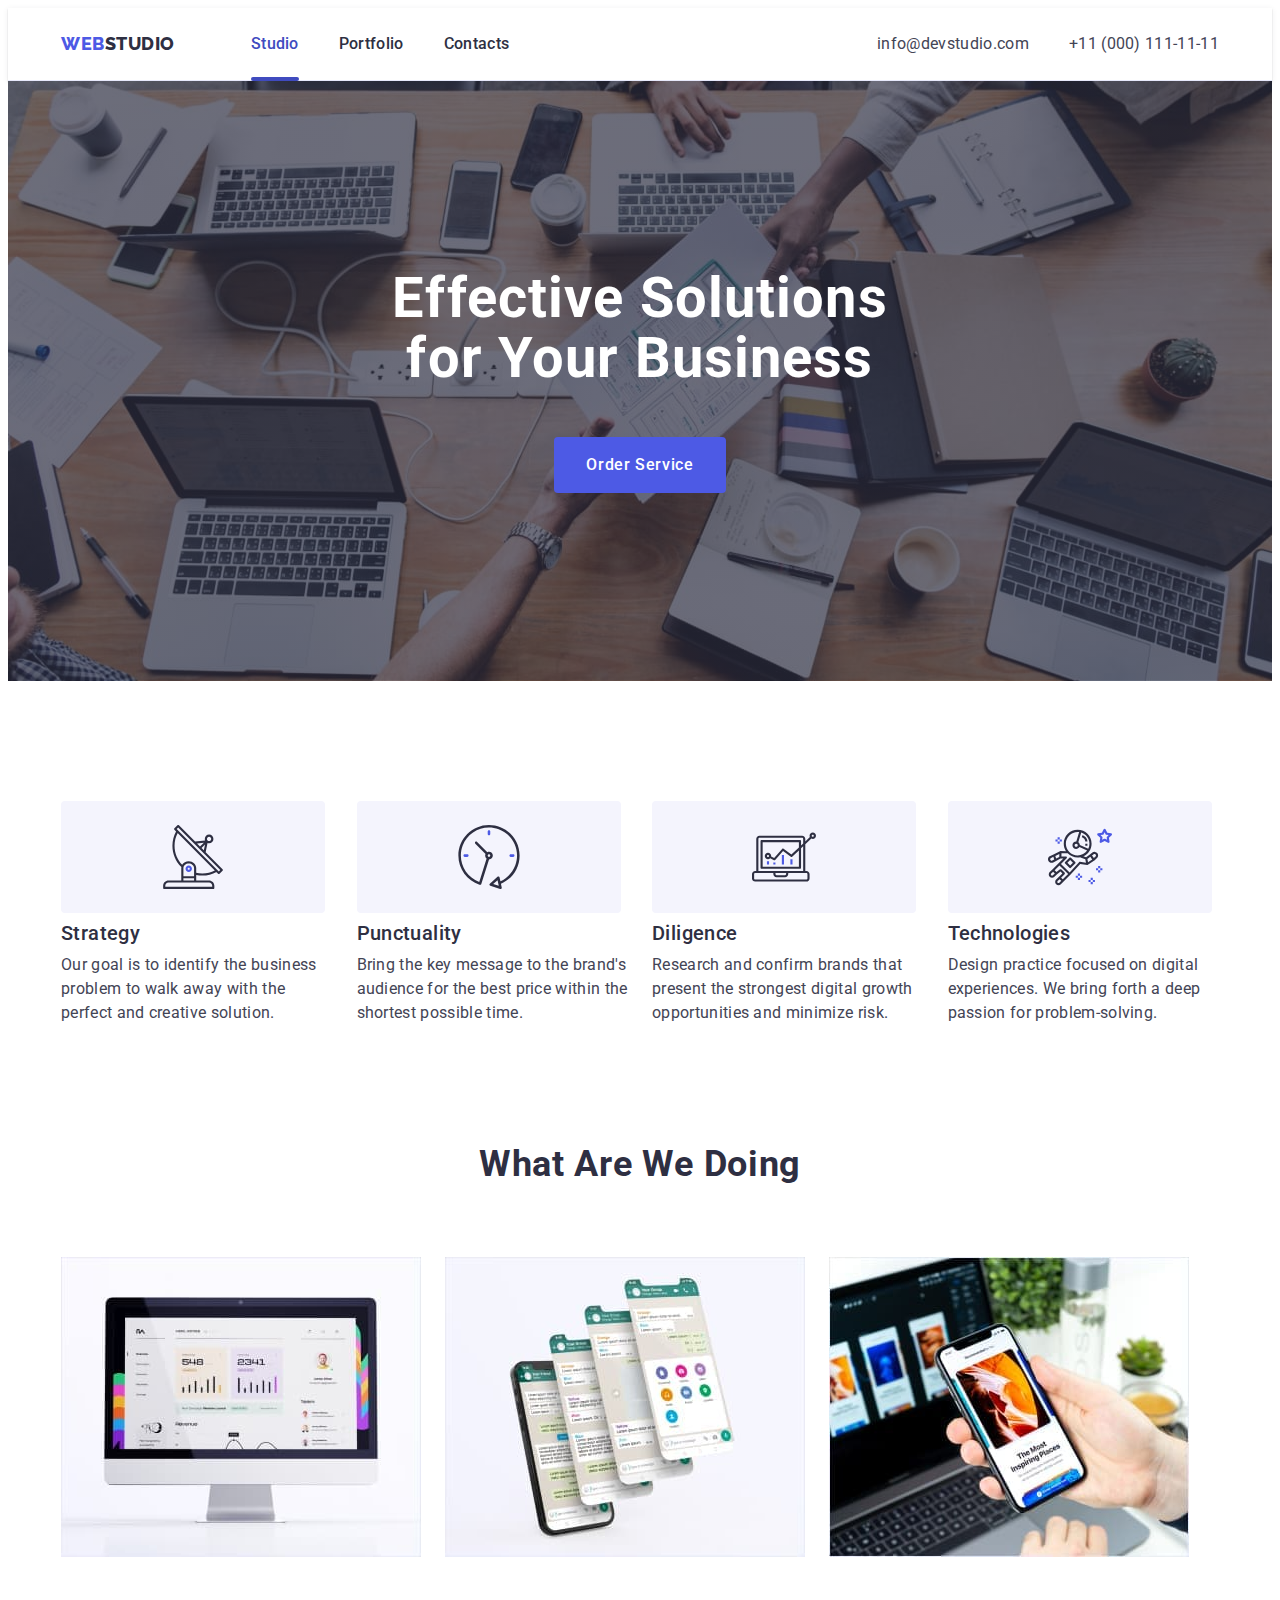
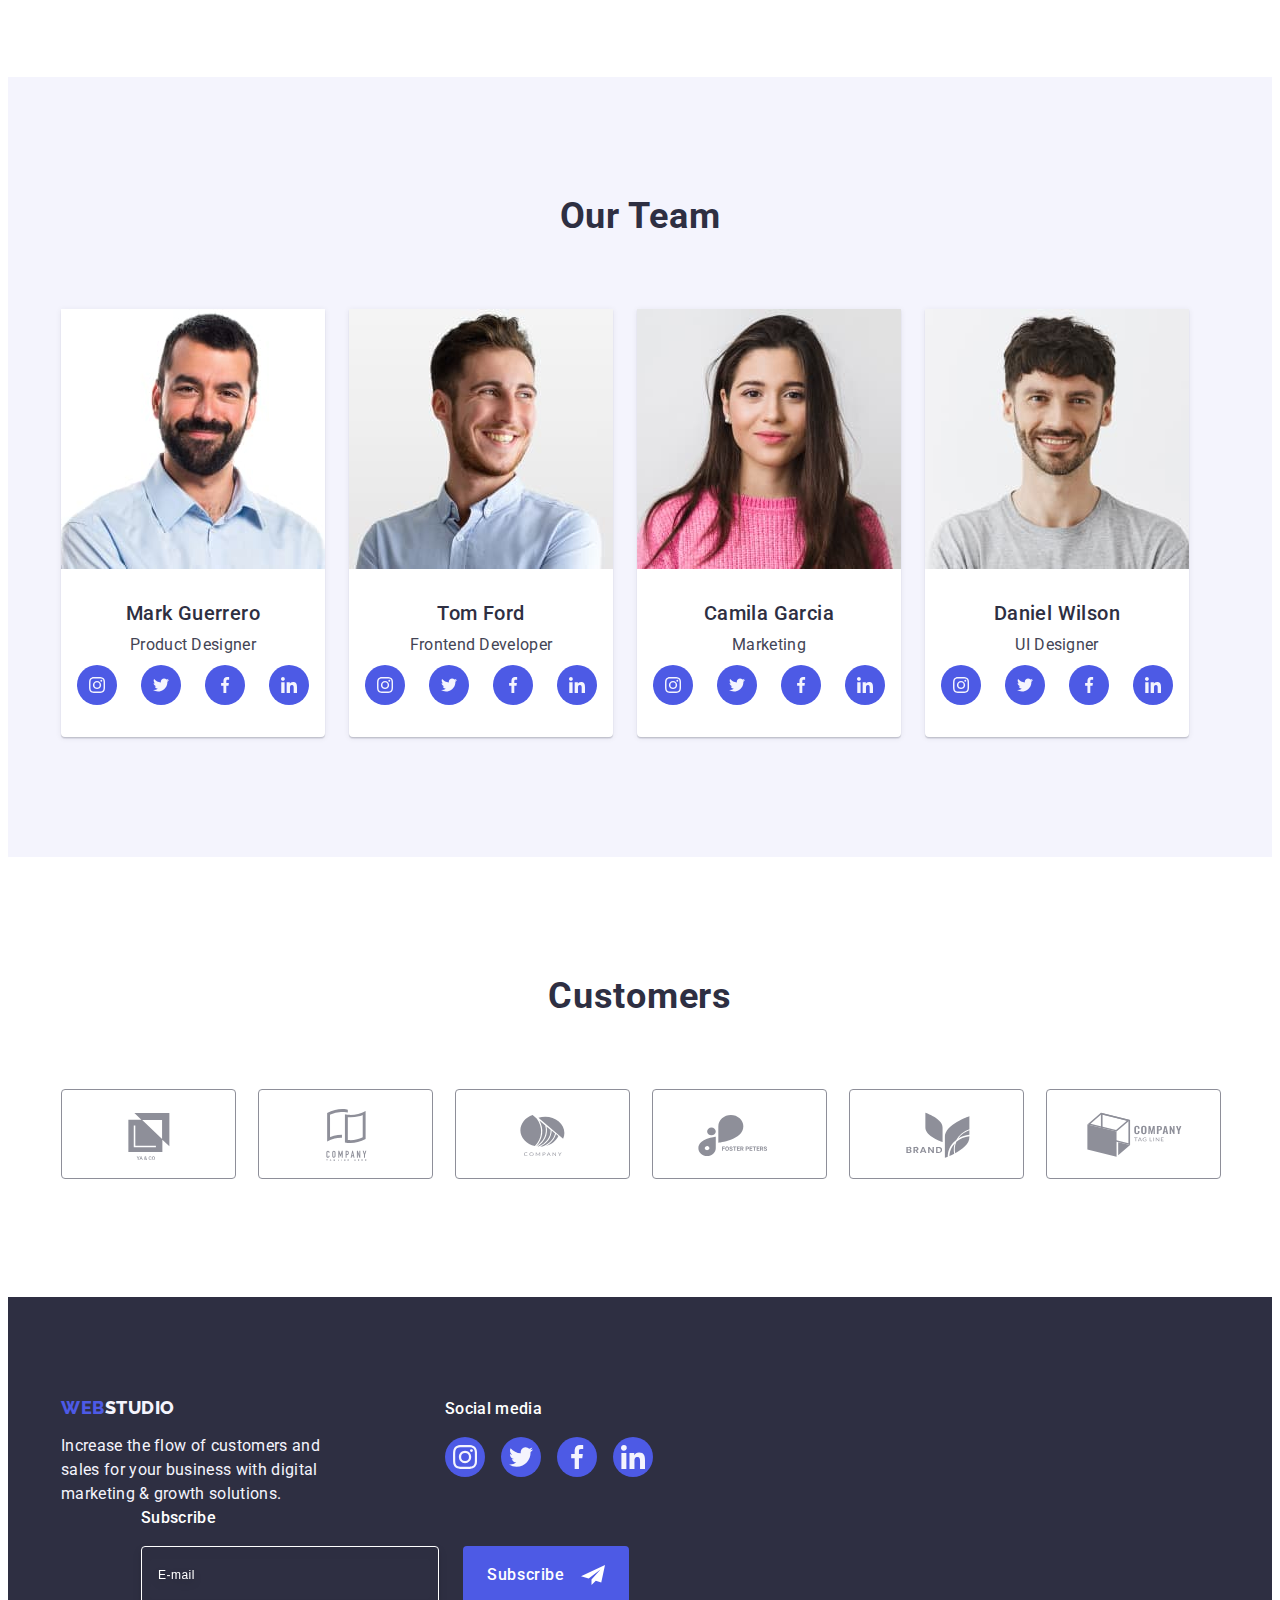
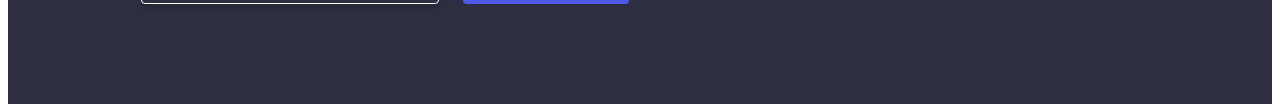
<file: index.html>
<!DOCTYPE html>
<html lang="en">
  <head>
    <meta charset="UTF-8" />
    <meta http-equiv="X-UA-Compatible" content="IE=edge" />
    <meta name="viewport" content="width=device-width, initial-scale=1.0" />
    <link rel="preconnect" href="https://fonts.googleapis.com" />
    <link rel="preconnect" href="https://fonts.gstatic.com" crossorigin />
    <link
      href="https://fonts.googleapis.com/css2?family=Raleway:wght@800&family=Roboto:wght@400;500;700&display=swap"
      rel="stylesheet"
    />
    <title>Web Studio</title>
    <link
      rel="stylesheet"
      href="https://cdnjs.cloudflare.com/ajax/libs/modern-normalize/2.0.0/modern-normalize.min.css"
      integrity="sha512-4xo8blKMVCiXpTaLzQSLSw3KFOVPWhm/TRtuPVc4WG6kUgjH6J03IBuG7JZPkcWMxJ5huwaBpOpnwYElP/m6wg=="
      crossorigin="anonymous"
      referrerpolicy="no-referrer"
    />
    <link rel="stylesheet" href="./css/styles.css" />
  </head>
  <body>
    <header class="header">
      <div class="container header-container">
        <nav class="header-navigation">
          <a href="./index.html" class="header-logo link"
            >Web<span class="header-logo-color">Studio</span></a
          >
          <ul class="header-menu list">
            <li class="header-menu-item">
              <a href="./index.html" class="header-menu-link current link"
                >Studio</a
              >
            </li>
            <li class="header-menu-item">
              <a href="./portfolio.html" class="header-menu-link link"
                >Portfolio</a
              >
            </li>
            <li class="header-menu-item">
              <a href="" class="header-menu-link link">Contacts</a>
            </li>
          </ul>
        </nav>
        <address class="header-address">
          <ul class="header-address-list list">
            <li>
              <a
                href="mailto:info@devstudio.com"
                class="header-address-link link"
                >info@devstudio.com</a
              >
            </li>
            <li>
              <a href="tel:+110001111111" class="header-address-link link"
                >+11 (000) 111-11-11</a
              >
            </li>
          </ul>
        </address>
      </div>
    </header>

    <main>
      <section id="contact-us" class="hero">
        <div class="container hero-container">
          <h1 class="hero-title">Effective Solutions for Your Business</h1>
          <button type="button" class="hero-btn" data-modal-open>
            Order Service
          </button>
        </div>
      </section>

      <section class="benefits">
        <div class="container">
          <h2 class="visually-hidden">Benefits</h2>
          <ul class="benefits-list list">
            <li class="benefits-item">
              <div class="benefits-icon-bg">
                <svg class="benefits-icon" width="64" height="64">
                  <use href="./images/icons.svg#icon-antenna"></use>
                </svg>
              </div>
              <h3 class="benefits-subtitle section-subtitle">Strategy</h3>
              <p class="benefits-item-text section-text">
                Our goal is to identify the business problem to walk away with
                the perfect and creative solution.
              </p>
            </li>
            <li class="benefits-item">
              <div class="benefits-icon-bg">
                <svg class="benefits-icon" width="64" height="64">
                  <use href="./images/icons.svg#icon-clock"></use>
                </svg>
              </div>
              <h3 class="benefits-subtitle section-subtitle">Punctuality</h3>
              <p class="benefits-item-text section-text">
                Bring the key message to the brand's audience for the best price
                within the shortest possible time.
              </p>
            </li>
            <li class="benefits-item">
              <div class="benefits-icon-bg">
                <svg class="benefits-icon" width="64" height="64">
                  <use href="./images/icons.svg#icon-diagram"></use>
                </svg>
              </div>
              <h3 class="benefits-subtitle section-subtitle">Diligence</h3>
              <p class="benefits-item-text section-text">
                Research and confirm brands that present the strongest digital
                growth opportunities and minimize risk.
              </p>
            </li>
            <li class="benefits-item">
              <div class="benefits-icon-bg">
                <svg class="benefits-icon" width="64" height="64">
                  <use href="./images/icons.svg#icon-astronaut"></use>
                </svg>
              </div>
              <h3 class="benefits-subtitle section-subtitle">Technologies</h3>
              <p class="benefits-item-text section-text">
                Design practice focused on digital experiences. We bring forth a
                deep passion for problem-solving.
              </p>
            </li>
          </ul>
        </div>
      </section>

      <section id="portfolio" class="doing">
        <div class="container">
          <h2 class="doing-title section-title">What are we doing</h2>
          <ul class="doing-list list">
            <li class="doing-item">
              <img
                src="./images/site-exapmle.jpg"
                alt="website on monitor"
                width="360"
                height="300"
              />
            </li>
            <li class="doing-item">
              <img
                src="./images/chat.jpg"
                alt="mobile whit open chat"
                width="360"
                height="300"
              />
            </li>
            <li class="doing-item">
              <img
                src="./images/mobile-app.jpg"
                alt="mobile app"
                width="360"
                height="300"
              />
            </li>
          </ul>
        </div>
      </section>

      <section id="team" class="team">
        <div class="container">
          <h2 class="team-title section-title">Our Team</h2>
          <ul class="team-list list">
            <li class="team-item">
              <img
                src="./images/mark-guerrero.jpg"
                alt="Mark Guerrero photo"
                width="264"
                height="260"
              />
              <div class="team-desc">
                <h3 class="team-subtitle section-subtitle">Mark Guerrero</h3>
                <p class="team-text section-text">Product Designer</p>
                <ul class="team-soc-list list">
                  <li class="team-soc-item">
                    <a href="" class="team-soc-link link">
                      <svg class="team-soc-icon" width="16" height="16">
                        <use href="./images/icons.svg#icon-instagram"></use>
                      </svg>
                    </a>
                  </li>
                  <li class="team-soc-item">
                    <a href="" class="team-soc-link link">
                      <svg class="team-soc-icon" width="16" height="16">
                        <use href="./images/icons.svg#icon-twitter"></use>
                      </svg>
                    </a>
                  </li>
                  <li class="team-soc-item">
                    <a href="" class="team-soc-link link">
                      <svg class="team-soc-icon" width="16" height="16">
                        <use href="./images/icons.svg#icon-facebook"></use>
                      </svg>
                    </a>
                  </li>
                  <li class="team-soc-item">
                    <a href="" class="team-soc-link link">
                      <svg class="team-soc-icon" width="16" height="16">
                        <use href="./images/icons.svg#icon-linkedin"></use>
                      </svg>
                    </a>
                  </li>
                </ul>
              </div>
            </li>
            <li class="team-item">
              <img
                src="./images/tom-ford.jpg"
                alt="Tom Ford photo"
                width="264"
                height="260"
              />
              <div class="team-desc">
                <h3 class="team-subtitle section-subtitle">Tom Ford</h3>
                <p class="team-text section-text">Frontend Developer</p>
                <ul class="team-soc-list list">
                  <li class="team-soc-item">
                    <a href="" class="team-soc-link link">
                      <svg class="team-soc-icon" width="16" height="16">
                        <use href="./images/icons.svg#icon-instagram"></use>
                      </svg>
                    </a>
                  </li>
                  <li class="team-soc-item">
                    <a href="" class="team-soc-link link">
                      <svg class="team-soc-icon" width="16" height="16">
                        <use href="./images/icons.svg#icon-twitter"></use>
                      </svg>
                    </a>
                  </li>
                  <li class="team-soc-item">
                    <a href="" class="team-soc-link link">
                      <svg class="team-soc-icon" width="16" height="16">
                        <use href="./images/icons.svg#icon-facebook"></use>
                      </svg>
                    </a>
                  </li>
                  <li class="team-soc-item">
                    <a href="" class="team-soc-link link">
                      <svg class="team-soc-icon" width="16" height="16">
                        <use href="./images/icons.svg#icon-linkedin"></use>
                      </svg>
                    </a>
                  </li>
                </ul>
              </div>
            </li>
            <li class="team-item">
              <img
                src="./images/camila-garcia.jpg"
                alt="Camila Garcia photo"
                width="264"
                height="260"
              />
              <div class="team-desc">
                <h3 class="team-subtitle section-subtitle">Camila Garcia</h3>
                <p class="team-text section-text">Marketing</p>
                <ul class="team-soc-list list">
                  <li class="team-soc-item">
                    <a href="" class="team-soc-link link">
                      <svg class="team-soc-icon" width="16" height="16">
                        <use href="./images/icons.svg#icon-instagram"></use>
                      </svg>
                    </a>
                  </li>
                  <li class="team-soc-item">
                    <a href="" class="team-soc-link link">
                      <svg class="team-soc-icon" width="16" height="16">
                        <use href="./images/icons.svg#icon-twitter"></use>
                      </svg>
                    </a>
                  </li>
                  <li class="team-soc-item">
                    <a href="" class="team-soc-link link">
                      <svg class="team-soc-icon" width="16" height="16">
                        <use href="./images/icons.svg#icon-facebook"></use>
                      </svg>
                    </a>
                  </li>
                  <li class="team-soc-item">
                    <a href="" class="team-soc-link link">
                      <svg class="team-soc-icon" width="16" height="16">
                        <use href="./images/icons.svg#icon-linkedin"></use>
                      </svg>
                    </a>
                  </li>
                </ul>
              </div>
            </li>
            <li class="team-item">
              <img
                src="./images/daniel-wilson.jpg"
                alt="Daniel Wilson photo"
                width="264"
                height="260"
              />
              <div class="team-desc">
                <h3 class="team-subtitle section-subtitle">Daniel Wilson</h3>
                <p class="team-text section-text">UI Designer</p>
                <ul class="team-soc-list list">
                  <li class="team-soc-item">
                    <a href="" class="team-soc-link link">
                      <svg class="team-soc-icon" width="16" height="16">
                        <use href="./images/icons.svg#icon-instagram"></use>
                      </svg>
                    </a>
                  </li>
                  <li class="team-soc-item">
                    <a href="" class="team-soc-link link">
                      <svg class="team-soc-icon" width="16" height="16">
                        <use href="./images/icons.svg#icon-twitter"></use>
                      </svg>
                    </a>
                  </li>
                  <li class="team-soc-item">
                    <a href="" class="team-soc-link link">
                      <svg class="team-soc-icon" width="16" height="16">
                        <use href="./images/icons.svg#icon-facebook"></use>
                      </svg>
                    </a>
                  </li>
                  <li class="team-soc-item">
                    <a href="" class="team-soc-link link">
                      <svg class="team-soc-icon" width="16" height="16">
                        <use href="./images/icons.svg#icon-linkedin"></use>
                      </svg>
                    </a>
                  </li>
                </ul>
              </div>
            </li>
          </ul>
        </div>
      </section>

      <section class="customers">
        <div class="container">
          <h2 class="customers-title section-title">Customers</h2>
          <ul class="customers-list list">
            <li class="customers-item">
              <a href="" class="customer-link">
                <svg class="customers-icon" width="104" height="56">
                  <use href="./images/icons.svg#icon-client-1"></use>
                </svg>
              </a>
            </li>
            <li class="customers-item">
              <a href="" class="customer-link">
                <svg class="customers-icon" width="104" height="56">
                  <use href="./images/icons.svg#icon-client-2"></use>
                </svg>
              </a>
            </li>
            <li class="customers-item">
              <a href="" class="customer-link">
                <svg class="customers-icon" width="104" height="56">
                  <use href="./images/icons.svg#icon-client-3"></use>
                </svg>
              </a>
            </li>
            <li class="customers-item">
              <a href="" class="customer-link">
                <svg class="customers-icon" width="104" height="56">
                  <use href="./images/icons.svg#icon-client-4"></use>
                </svg>
              </a>
            </li>
            <li class="customers-item">
              <a href="" class="customer-link">
                <svg class="customers-icon" width="104" height="56">
                  <use href="./images/icons.svg#icon-client-5"></use>
                </svg>
              </a>
            </li>
            <li class="customers-item">
              <a href="" class="customer-link">
                <svg class="customers-icon" width="104" height="56">
                  <use href="./images/icons.svg#icon-client-6"></use>
                </svg>
              </a>
            </li>
          </ul>
        </div>
      </section>
    </main>

    <footer class="footer">
      <div class="footer-wrap container">
        <div class="footer-info">
          <a href="./index.html" class="footer-logo link"
            >Web<span class="footer-logo-color">Studio</span></a
          >
          <p class="footer-text">
            Increase the flow of customers and sales for your business with
            digital marketing & growth solutions.
          </p>
        </div>
        <div class="footer-soc-container">
          <p class="footer-soc-title section-text">Social media</p>
          <ul class="footer-soc-list list">
            <li class="footer-soc-item">
              <a href="" class="footer-soc-link link">
                <svg class="footer-soc-icon" width="24" height="24">
                  <use href="./images/icons.svg#icon-instagram"></use>
                </svg>
              </a>
            </li>
            <li class="footer-soc-item">
              <a href="" class="footer-soc-link link">
                <svg class="footer-soc-icon" width="24" height="24">
                  <use href="./images/icons.svg#icon-twitter"></use>
                </svg>
              </a>
            </li>
            <li class="footer-soc-item">
              <a href="" class="footer-soc-link link">
                <svg class="footer-soc-icon" width="24" height="24">
                  <use href="./images/icons.svg#icon-facebook"></use>
                </svg>
              </a>
            </li>
            <li class="footer-soc-item">
              <a href="" class="footer-soc-link link">
                <svg class="footer-soc-icon" width="24" height="24">
                  <use href="./images/icons.svg#icon-linkedin"></use>
                </svg>
              </a>
            </li>
          </ul>
        </div>
        <div class="footer-subscribe">
          <p class="subscribe-title">Subscribe</p>
          <form class="subscribe-form">
            <label for="subscribe-email" class="subscribe-label">
              <input
                class="footer-input"
                type="email"
                name="email"
                id="subscribe-email"
                placeholder="E-mail"
              />
            </label>
            <button class="subscribe-btn" type="submit">
              Subscribe
              <svg class="send-icon" width="24" height="24">
                <use href="./images/icons.svg#icon-send"></use>
              </svg>
            </button>
          </form>
        </div>
      </div>
    </footer>

    <div class="backdrop is-hidden" data-modal>
      <div class="modal">
        <button type="button" class="btn-modal" data-modal-close>
          <svg class="modal-close-icon" width="8" height="8">
            <use href="./images/icons.svg#icon-close-btn"></use>
          </svg>
        </button>
        <p class="modal-title">Leave your contacts and we will call you back</p>
        <form class="modal-form">
          <div class="modal-field">
            <label for="user-name" class="modal-label">Name</label>
            <div class="input-wrap">
              <input
                type="text"
                class="modal-input"
                name="user-name"
                id="user-name"
                required
              />
              <svg class="input-icon" width="18" height="24">
                <use href="./images/icons.svg#icon-person"></use>
              </svg>
            </div>
          </div>
          <div class="modal-field">
            <label for="user-phone" class="modal-label">Phone</label>
            <div class="input-wrap">
              <input
                type="tel"
                class="modal-input"
                name="user-phone"
                id="user-phone"
              />
              <svg class="input-icon" width="18" height="24">
                <use href="./images/icons.svg#icon-phone"></use>
              </svg>
            </div>
          </div>
          <div class="modal-field">
            <label for="user-email" class="modal-label">Email</label>
            <div class="input-wrap">
              <input
                type="email"
                class="modal-input"
                name="user-email"
                id="user-email"
              />
              <svg class="input-icon" width="18" height="24">
                <use href="./images/icons.svg#icon-email"></use>
              </svg>
            </div>
          </div>
          <div class="modal-textfield">
            <label for="user-comment" class="modal-label">Comment </label>
            <textarea
              name="user-comment"
              id="user-comment"
              placeholder="Text input"
              class="modal-textarea"
            ></textarea>
          </div>
          <div class="modal-check">
            <input
              type="checkbox"
              class="input-check visually-hidden"
              name="user-privacy"
              id="user-privacy"
              value="true"
            />
            <label for="user-privacy" class="check-text">
              <span class="check-custom"
                ><svg class="check-icon" width="10" height="8">
                  <use href="./images/icons.svg#icon-check"></use>
                </svg>
              </span>
              I accept the terms and conditions of the
              <a href="" class="privacy-link">Privacy Policy</a></label
            >
          </div>
          <button type="submit" class="send-btn">Send</button>
        </form>
      </div>
    </div>
    <script src="./js/modal.js"></script>
  </body>
</html>
</file>
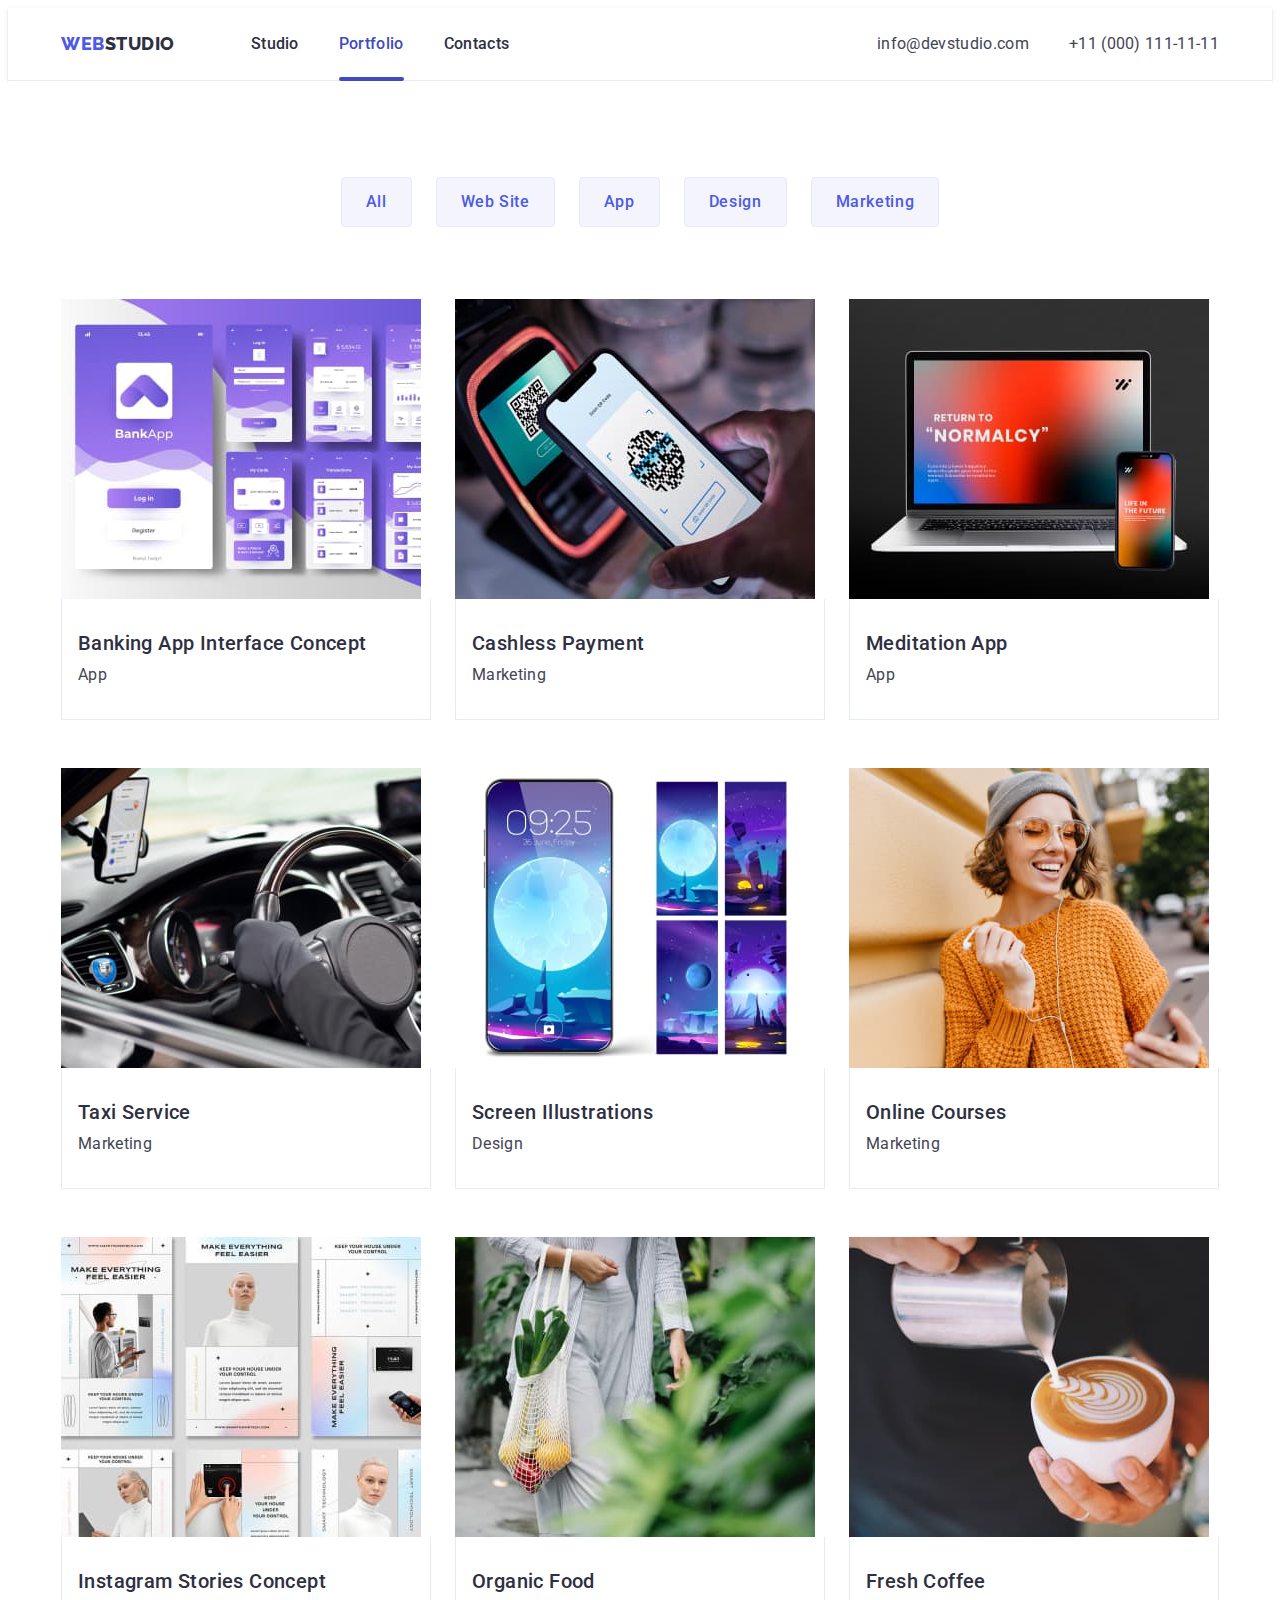
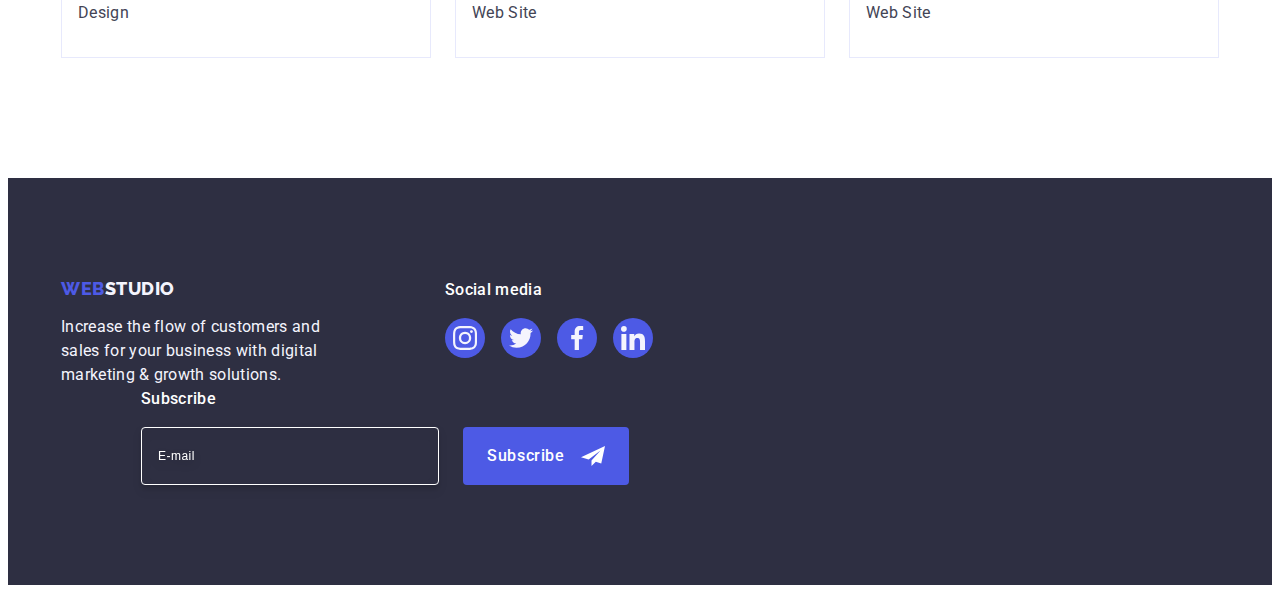
<file: portfolio.html>
<!DOCTYPE html>
<html lang="en">
  <head>
    <meta charset="UTF-8" />
    <meta http-equiv="X-UA-Compatible" content="IE=edge" />
    <meta name="viewport" content="width=device-width, initial-scale=1.0" />
    <link rel="preconnect" href="https://fonts.googleapis.com" />
    <link rel="preconnect" href="https://fonts.gstatic.com" crossorigin />
    <link
      href="https://fonts.googleapis.com/css2?family=Raleway:wght@800&family=Roboto:wght@400;500;700&display=swap"
      rel="stylesheet"
    />
    <title>Web Studio</title>
    <link
      rel="stylesheet"
      href="https://cdnjs.cloudflare.com/ajax/libs/modern-normalize/2.0.0/modern-normalize.min.css"
      integrity="sha512-4xo8blKMVCiXpTaLzQSLSw3KFOVPWhm/TRtuPVc4WG6kUgjH6J03IBuG7JZPkcWMxJ5huwaBpOpnwYElP/m6wg=="
      crossorigin="anonymous"
      referrerpolicy="no-referrer"
    />
    <link rel="stylesheet" href="./css/styles.css" />
  </head>
  <body>
    <header class="header">
      <div class="container header-container">
        <nav class="header-navigation">
          <a href="./index.html" class="header-logo link"
            >Web<span class="header-logo-color">Studio</span></a
          >
          <ul class="header-menu list">
            <li class="header-menu-item">
              <a href="./index.html" class="header-menu-link link">Studio</a>
            </li>
            <li class="header-menu-item">
              <a href="./portfolio.html" class="header-menu-link current link"
                >Portfolio</a
              >
            </li>
            <li class="header-menu-item">
              <a href="" class="header-menu-link link">Contacts</a>
            </li>
          </ul>
        </nav>
        <address class="header-address">
          <ul class="header-address-list list">
            <li>
              <a
                href="mailto:info@devstudio.com"
                class="header-address-link link"
                >info@devstudio.com</a
              >
            </li>
            <li>
              <a href="tel:+110001111111" class="header-address-link link"
                >+11 (000) 111-11-11</a
              >
            </li>
          </ul>
        </address>
      </div>
    </header>

    <main>
      <section class="products">
        <div class="container">
          <h1 class="visually-hidden">Products</h1>
          <ul class="products-btn-list list">
            <li><button type="button" class="products-btn">All</button></li>
            <li>
              <button type="button" class="products-btn">Web Site</button>
            </li>
            <li><button type="button" class="products-btn">App</button></li>
            <li>
              <button type="button" class="products-btn">Design</button>
            </li>
            <li>
              <button type="button" class="products-btn">Marketing</button>
            </li>
          </ul>
          <ul class="products-list list">
            <li class="products-item">
              <a href="" class="products-link link">
                <div class="products-cover-pic">
                  <img
                    src="./images/banking-app.jpg"
                    alt="Banking app interface"
                    width="360"
                    height="300"
                  />
                  <p class="products-cover-text section-text">
                    14 Stylish and User-Friendly App Design Concepts · Task
                    Manager App · Calorie Tracker App · Exotic Fruit Ecommerce
                    App · Cloud Storage App
                  </p>
                </div>
                <div class="product-desc">
                  <h2 class="products-subtitle section-subtitle">
                    Banking App Interface Concept
                  </h2>
                  <p class="products-text section-text">App</p>
                </div>
              </a>
            </li>
            <li class="products-item">
              <a href="" class="products-link link">
                <div class="products-cover-pic">
                  <img
                    src="./images/cashless-payment.jpg"
                    alt="cashless payment on mobile"
                    width="360"
                    height="300"
                  />
                  <p class="products-cover-text section-text">
                    14 Stylish and User-Friendly App Design Concepts · Task
                    Manager App · Calorie Tracker App · Exotic Fruit Ecommerce
                    App · Cloud Storage App
                  </p>
                </div>
                <div class="product-desc">
                  <h2 class="products-subtitle section-subtitle">
                    Cashless Payment
                  </h2>
                  <p class="products-text section-text">Marketing</p>
                </div></a
              >
            </li>
            <li class="products-item">
              <a href="" class="products-link link">
                <div class="products-cover-pic">
                  <img
                    src="./images/meditation-app.jpg"
                    alt="meditation app interface"
                    width="360"
                    height="300"
                  />

                  <p class="products-cover-text section-text">
                    14 Stylish and User-Friendly App Design Concepts · Task
                    Manager App · Calorie Tracker App · Exotic Fruit Ecommerce
                    App · Cloud Storage App
                  </p>
                </div>
                <div class="product-desc">
                  <h2 class="products-subtitle section-subtitle">
                    Meditation App
                  </h2>
                  <p class="products-text section-text">App</p>
                </div></a
              >
            </li>
            <li class="products-item">
              <a href="" class="products-link link">
                <div class="products-cover-pic">
                  <img
                    src="./images/taxi.jpg"
                    alt="taxi service app on mobile"
                    width="360"
                    height="300"
                  />
                  <p class="products-cover-text section-text">
                    14 Stylish and User-Friendly App Design Concepts · Task
                    Manager App · Calorie Tracker App · Exotic Fruit Ecommerce
                    App · Cloud Storage App
                  </p>
                </div>
                <div class="product-desc">
                  <h2 class="products-subtitle section-subtitle">
                    Taxi Service
                  </h2>
                  <p class="products-text section-text">Marketing</p>
                </div></a
              >
            </li>
            <li class="products-item">
              <a href="" class="products-link link">
                <div class="products-cover-pic">
                  <img
                    src="./images/screen-illustration.jpg"
                    alt="screen illustrations example"
                    width="360"
                    height="300"
                  />

                  <p class="products-cover-text section-text">
                    14 Stylish and User-Friendly App Design Concepts · Task
                    Manager App · Calorie Tracker App · Exotic Fruit Ecommerce
                    App · Cloud Storage App
                  </p>
                </div>
                <div class="product-desc">
                  <h2 class="products-subtitle section-subtitle">
                    Screen Illustrations
                  </h2>
                  <p class="products-text section-text">Design</p>
                </div></a
              >
            </li>
            <li class="products-item">
              <a href="" class="products-link link">
                <div class="products-cover-pic">
                  <img
                    src="./images/cources.jpg"
                    alt="online cources on mobile"
                    width="360"
                    height="300"
                  />

                  <p class="products-cover-text section-text">
                    14 Stylish and User-Friendly App Design Concepts · Task
                    Manager App · Calorie Tracker App · Exotic Fruit Ecommerce
                    App · Cloud Storage App
                  </p>
                </div>
                <div class="product-desc">
                  <h2 class="products-subtitle section-subtitle">
                    Online Courses
                  </h2>
                  <p class="products-text section-text">Marketing</p>
                </div></a
              >
            </li>
            <li class="products-item">
              <a href="" class="products-link link">
                <div class="products-cover-pic">
                  <img
                    src="./images/insta-stories.jpg"
                    alt="instagram stories example"
                    width="360"
                    height="300"
                  />

                  <p class="products-cover-text section-text">
                    14 Stylish and User-Friendly App Design Concepts · Task
                    Manager App · Calorie Tracker App · Exotic Fruit Ecommerce
                    App · Cloud Storage App
                  </p>
                </div>
                <div class="product-desc">
                  <h2 class="products-subtitle section-subtitle">
                    Instagram Stories Concept
                  </h2>
                  <p class="products-text section-text">Design</p>
                </div></a
              >
            </li>
            <li class="products-item">
              <a href="" class="products-link link">
                <div class="products-cover-pic">
                  <img
                    src="./images/organic-food.jpg"
                    alt="bag with organic food"
                    width="360"
                    height="300"
                  />

                  <p class="products-cover-text section-text">
                    14 Stylish and User-Friendly App Design Concepts · Task
                    Manager App · Calorie Tracker App · Exotic Fruit Ecommerce
                    App · Cloud Storage App
                  </p>
                </div>
                <div class="product-desc">
                  <h2 class="products-subtitle section-subtitle">
                    Organic Food
                  </h2>
                  <p class="products-text section-text">Web Site</p>
                </div></a
              >
            </li>
            <li class="products-item">
              <a href="" class="products-link link">
                <div class="products-cover-pic">
                  <img
                    src="./images/fresh-coffee.jpg"
                    alt="making coffee"
                    width="360"
                    height="300"
                  />

                  <p class="products-cover-text section-text">
                    14 Stylish and User-Friendly App Design Concepts · Task
                    Manager App · Calorie Tracker App · Exotic Fruit Ecommerce
                    App · Cloud Storage App
                  </p>
                </div>
                <div class="product-desc">
                  <h2 class="products-subtitle section-subtitle">
                    Fresh Coffee
                  </h2>
                  <p class="products-text section-text">Web Site</p>
                </div></a
              >
            </li>
          </ul>
        </div>
      </section>
    </main>

    <footer class="footer">
      <div class="footer-wrap container">
        <div class="footer-info">
          <a href="./index.html" class="footer-logo link"
            >Web<span class="footer-logo-color">Studio</span></a
          >
          <p class="footer-text">
            Increase the flow of customers and sales for your business with
            digital marketing & growth solutions.
          </p>
        </div>
        <div class="footer-soc-container">
          <p class="footer-soc-title section-text">Social media</p>
          <ul class="footer-soc-list list">
            <li class="footer-soc-item">
              <a href="" class="footer-soc-link link">
                <svg class="footer-soc-icon" width="24" height="24">
                  <use href="./images/icons.svg#icon-instagram"></use>
                </svg>
              </a>
            </li>
            <li class="footer-soc-item">
              <a href="" class="footer-soc-link link">
                <svg class="footer-soc-icon" width="24" height="24">
                  <use href="./images/icons.svg#icon-twitter"></use>
                </svg>
              </a>
            </li>
            <li class="footer-soc-item">
              <a href="" class="footer-soc-link link">
                <svg class="footer-soc-icon" width="24" height="24">
                  <use href="./images/icons.svg#icon-facebook"></use>
                </svg>
              </a>
            </li>
            <li class="footer-soc-item">
              <a href="" class="footer-soc-link link">
                <svg class="footer-soc-icon" width="24" height="24">
                  <use href="./images/icons.svg#icon-linkedin"></use>
                </svg>
              </a>
            </li>
          </ul>
        </div>
        <div class="footer-subscribe">
          <p class="subscribe-title">Subscribe</p>
          <form class="subscribe-form">
            <label for="subscribe-email" class="subscribe-label">
              <input
                class="footer-input"
                type="email"
                name="email"
                id="subscribe-email"
                placeholder="E-mail"
              />
            </label>
            <button class="subscribe-btn" type="submit">
              Subscribe
              <svg class="send-icon" width="24" height="24">
                <use href="./images/icons.svg#icon-send"></use>
              </svg>
            </button>
          </form>
        </div>
      </div>
    </footer>
  </body>
</html>
</file>
<file: css/styles.css>
:root {
    --title-color: #2e2f42;
    --main-text-color: #434455;
    --hero-color: #ffffff;
    --main-brand-color: #4d5ae5;
    --footer-color: #f4f4fd;
    --menu-active-color: #404bbf;
    --soc-active-color: #31d0aa;
    --main-font-size: 20px;
    --transition: 250ms cubic-bezier(0.4, 0, 0.2, 1);
}

body {
    font-family: 'Roboto', sans-serif;
    color: var(--main-text-color);
    background-color: var(--hero-color);
}

p,
h1,
h2,
h3,
h4,
h5,
h6 {
    margin: 0;
}

ul {
    list-style-type: none;
    margin: 0;
    padding-left: 0;
}

img {
    display: block;
}

.link {
    text-decoration: none;
}

.list {
    list-style-type: none;
}

.container {
    max-width: 1158px;
    padding: 0 15px;
    margin: 0 auto;
    /* border: 1px solid red; */
}

.visually-hidden {
    position: absolute;
    width: 1px;
    height: 1px;
    margin: -1px;
    border: 0;
    padding: 0;
    white-space: nowrap;
    clip-path: inset(100%);
    clip: rect(0 0 0 0);
    overflow: hidden;
}

.section-title {
    font-size: 36px;
    line-height: 1.11;
    letter-spacing: 0.02em;
    text-transform: capitalize;
    color: var(--title-color);
    text-align: center;
}

.section-subtitle {
    font-weight: 500;
    font-size: var(--main-font-size);
    line-height: 1.2;
    letter-spacing: 0.02em;
    color: var(--title-color);
}

.section-text {
    line-height: 1.5;
    letter-spacing: 0.02em;
    color: var(--main-text-color);
}

/** -----------------HEADER--------------- */
.header {
    border-bottom: 1px solid #e7e9fc;
    box-shadow: 0px 2px 1px rgba(46, 47, 66, 0.08),
        0px 1px 1px rgba(46, 47, 66, 0.16), 0px 1px 6px rgba(46, 47, 66, 0.08);
}

.header-container {
    display: flex;
    justify-content: space-between;
    padding: 0 15px;
    align-items: center;
}

.header-navigation {
    display: flex;
    align-items: center;
}

.header-logo {
    font-family: 'Raleway', sans-serif;
    font-weight: 800;
    font-size: 18px;
    line-height: 1.17;
    letter-spacing: 0.03em;
    text-transform: uppercase;
    color: var(--main-brand-color);
    margin-right: 76px;
}

.header-logo-color {
    color: var(--title-color);
}

.header-menu {
    display: flex;
    gap: 40px;
}

/* .header-menu-item {} */

.header-menu-link {
    font-weight: 500;
    line-height: 1.5;
    letter-spacing: 0.02em;
    color: var(--title-color);
    display: block;
    padding: 24px 0;
    transition: color var(--transition);
}

.current {
    position: relative;
    color: var(--menu-active-color);
}

.current::after {
    content: '';
    position: absolute;
    left: 0;
    bottom: -1px;
    width: 100%;
    height: 4px;
    background-color: var(--menu-active-color);
    border-radius: 2px;
}

.header-menu-link:is(:hover, :focus, :active) {
    color: var(--menu-active-color);
}

.header-address {
    font-style: normal;
}

.header-address-list {
    display: flex;
    gap: 40px;
}

.header-address-link {
    line-height: 1.5;
    letter-spacing: 0.02em;
    color: var(--main-text-color);
    transition: color var(--transition);
}

.header-address-link:is(:hover, :focus, :active) {
    color: var(--menu-active-color);
}

/* *---------------------INDEX-MAIN----------------------- */
.hero {
    background-color: var(--title-color);
    padding: 188px 0;
    background-image: linear-gradient(rgba(46, 47, 66, 0.7),
            rgba(46, 47, 66, 0.7)),
        url(../images/people-office.jpg);
    max-width: 1440px;
    background-repeat: no-repeat;
    background-position: center;
    background-size: cover;
    margin: 0 auto;
}

/* .hero-container {} */

.hero-title {
    font-size: 56px;
    line-height: 1.07;
    letter-spacing: 0.02em;
    color: var(--hero-color);
    text-align: center;
    max-width: 496px;
    margin: 0 auto;
    margin-bottom: 48px;
}

.hero-btn {
    font-family: inherit;
    font-weight: 500;
    font-size: 16px;
    line-height: 1.5;
    letter-spacing: 0.04em;
    color: var(--hero-color);
    cursor: pointer;
    background: var(--main-brand-color);
    border-radius: 4px;
    border: none;
    min-width: 169px;
    padding: 16px 32px;
    display: block;
    margin: 0 auto;
    transition: background-color var(--transition);
}

.hero-btn:is(:hover, :focus) {
    box-shadow: 0px 4px 4px rgba(0, 0, 0, 0.15);
    background-color: var(--menu-active-color);
}

.benefits {
    padding: 120px 0;
}

/* .benefits-icon {} */

.benefits-icon-bg {
    display: flex;
    width: 264px;
    height: 112px;
    background: var(--footer-color);
    border-radius: 4px;
    align-items: center;
    justify-content: center;
    margin-bottom: 8px;
}

.benefits-list {
    display: flex;
    gap: 24px;
}

.benefits-item {
    flex-basis: calc((100% - 72px) / 4);
}

.benefits-subtitle {
    margin-bottom: 8px;
}

/* .benefits-item-text {} */

.doing {
    padding-bottom: 120px;
}

.doing-title {
    margin: 0 auto;
    margin-bottom: 72px;
}

.doing-list {
    display: flex;
    gap: 24px;
}

.doing-item {
    flex-basis: calc((100% -24px * 2) / 3);
}

.team {
    padding: 120px 0;
    background-color: var(--footer-color);
}

.team-desc {
    text-align: center;
    padding: 32px 0;
    border-radius: 0px 0px 4px 4px;
}

.team-title {
    margin-bottom: 72px;
}

.team-list {
    display: flex;
    gap: 24px;
}

.team-item {
    background-color: var(--hero-color);
    flex-basis: calc((100% - 24px * 3) 4);
    border-radius: 0px 0px 4px 4px;
    box-shadow: 0px 1px 6px rgba(46, 47, 66, 0.08),
        0px 1px 1px rgba(46, 47, 66, 0.16), 0px 2px 1px rgba(46, 47, 66, 0.08);
}

.team-subtitle {
    margin-bottom: 8px;
}

/* .team-text {} */

.team-soc-list {
    display: flex;
    align-items: center;
    justify-content: center;
    gap: 24px;
    margin-top: 8px;
}

.team-soc-item {
    display: flex;
    width: 40px;
    height: 40px;
}

.team-soc-link {
    display: flex;
    width: 100%;
    height: 100%;
    background-color: var(--main-brand-color);
    border-radius: 50%;
    align-items: center;
    justify-content: center;
    transition: background-color var(--transition);
}

.team-soc-link:is(:hover, :focus) {
    background-color: var(--menu-active-color);
}

.team-soc-icon {
    display: block;
    fill: var(--footer-color);
}

/** ----------CUSTOMERS------------- */
.customers {
    padding: 120px 0;
    background-color: var(--hero-color);
}

.customers-title {
    margin-bottom: 72px;
}

.customers-list {
    display: flex;
    gap: 24px;
}

.customer-link {
    display: flex;
    align-items: center;
    justify-content: center;
    fill: #8e8f99;
    border-radius: 4px;
    width: 100%;
    height: 100%;
    color: #8e8f99;
    border: 1px solid #8e8f99;
    transition: border-color var(--transition), color var(--transition);
}

.customer-link:is(:hover, :focus) {
    color: var(--menu-active-color);
    border-color: var(--menu-active-color);
}

.customers-item {
    width: 168px;
    height: 88px;
    flex-basis: calc((100% - 5 * 24px) / 6);
    align-items: center;
    justify-content: center;
}

.customers-icon {
    fill: currentColor;
}

/* *--------------------FOOTER------------- */
.footer {
    background-color: var(--title-color);
    padding: 100px 0;
}

.footer-info {
    margin-right: 120px;
}

.footer-logo {
    font-family: 'Raleway', sans-serif;
    font-style: normal;
    font-weight: 800;
    font-size: 18px;
    line-height: 1.17;
    letter-spacing: 0.03em;
    text-transform: uppercase;
    color: var(--main-brand-color);
    display: inline-block;
    margin-bottom: 16px;
}

.footer-logo-color {
    color: var(--footer-color);
}

.footer-text {
    line-height: 1.5;
    letter-spacing: 0.02em;
    color: var(--footer-color);
    max-width: 264px;
}

/* .footer-soc-container {} */

.footer-soc-title {
    color: var(--hero-color);
    font-weight: 500;
    margin-bottom: 16px;
}

.footer-soc-list {
    display: flex;
    justify-content: center;
    gap: 16px;
}

.footer-soc-item {
    display: flex;
    width: 40px;
    height: 40px;
}

.footer-soc-link:is(:hover, :focus) {
    background-color: var(--soc-active-color);
}

.footer-soc-link {
    display: flex;
    fill: var(--footer-color);
    width: 100%;
    height: 100%;
    background-color: var(--main-brand-color);
    border-radius: 50%;
    align-items: center;
    justify-content: center;
    transition: background-color var(--transition);
}

.footer-soc-icon {
    display: block;
}

.footer-wrap {
    display: flex;
    flex-wrap: wrap;
    align-items: baseline;
    margin-left: 0 auto;
}

.footer-subscribe {
    display: flex;
    flex-direction: column;
    margin-left: 80px;
}

.subscribe-form {
    display: flex;
    gap: 24px;
}

.subscribe-title {
    color: var(--hero-color);
    font-weight: 500;
    margin-bottom: 16px;
    font-size: 16px;
    line-height: 1.5;
    letter-spacing: 0.02em;
}

/* .subscribe-label {} */

.footer-input {
    background-color: transparent;
    border-radius: 4px;
    border: 1px solid var(--hero-color);
    color: var(--hero-color);
    width: 264px;
    height: 40px;
    padding: 8px 16px;
    outline: transparent;
    font-size: 12px;
    line-height: 1.5;
    letter-spacing: 0.04em;
    filter: drop-shadow(0px 4px 4px rgba(0, 0, 0, 0.15));
    box-shadow: 0px 4px 4px 0px rgba(0, 0, 0, 0.15);
}

.footer-input::placeholder {
    font-weight: 400;
    font-style: 12px;
    line-height: 2;
    letter-spacing: 0.04em;
    color: var(--hero-color);
}

.subscribe-btn {
    display: block;
    font-family: inherit;
    font-weight: 500;
    font-size: 16px;
    line-height: 1.5;
    letter-spacing: 0.04em;
    color: var(--hero-color);
    cursor: pointer;
    background: var(--main-brand-color);
    border-radius: 4px;
    border: none;
    min-width: 165px;
    padding: 8px 24px;
    cursor: pointer;
    margin: 0 auto;
    transition: background-color var(--transition);
    display: flex;
    align-items: center;
    justify-content: center;
    transition: background-color var(--transition);
}

.subscribe-btn:is(:hover, :focus) {
    box-shadow: 0px 4px 4px rgba(0, 0, 0, 0.15);
    background-color: var(--menu-active-color);
}

.send-icon {
    margin-left: 16px;
    fill: var(--hero-color);
}

/** ---------------PORTFOLIO-MAIN------------------ */
.products {
    background-color: var(--hero-color);
    padding-top: 96px;
    padding-bottom: 120px;
}

.products-btn-list {
    display: flex;
    margin: 0 auto;
    justify-content: center;
    gap: 24px;
    margin-bottom: 72px;
}

.products-btn {
    font-family: inherit;
    font-style: normal;
    font-weight: 500;
    font-size: 16px;
    line-height: 1.5;
    letter-spacing: 0.04em;
    color: var(--main-brand-color);
    cursor: pointer;
    background: var(--footer-color);
    border: 1px solid #e7e9fc;
    border-radius: 4px;
    padding: 12px 24px;
    transition: color var(--transition), background-color var(--transition),
        border-color var(--transition), box-shadow var(--transition);
}

.products-btn:is(:hover, :focus) {
    color: var(--hero-color);
    background: var(--menu-active-color);
    border-color: transparent;
    box-shadow: 0px 3px 1px rgba(0, 0, 0, 0.1), 0px 2px 1px rgba(0, 0, 0, 0.08),
        0px 2px 2px rgba(0, 0, 0, 0.12);
}

.products-list {
    display: flex;
    flex-wrap: wrap;
    row-gap: 48px;
    column-gap: 24px;
}

.products-item {
    background-color: var(--hero-color);
    width: calc((100% - 48px) / 3);
    transition: transform var(--transition);
}

.product-desc {
    padding: 32px 16px;
    border: 1px solid #e7e9fc;
    border-top: none;
}

.products-link {
    display: block;
    transition: box-shadow var(--transition);
}

.products-link:is(:hover, :focus) {
    box-shadow: 0px 1px 6px rgba(46, 47, 66, 0.08),
        0px 1px 1px rgba(46, 47, 66, 0.16), 0px 2px 1px rgba(46, 47, 66, 0.08);
}

.products-subtitle {
    margin-bottom: 8px;
}

/* .products-text {} */

.products-cover-pic {
    position: relative;
    overflow: hidden;
}

.products-link:is(:hover, :focus) .products-cover-text {
    transform: translateY(0%);
}

.products-cover-text {
    color: var(--footer-color);
    top: 0;
    left: 0;
    position: absolute;
    padding: 40px 32px;
    height: 100%;
    width: 100%;
    transform: translateY(100%);
    transition: transform var(--transition);
    background-color: var(--main-brand-color);
}

/**------BACDROP---------------- */
.backdrop {
    position: fixed;
    top: 0;
    width: 100%;
    height: 100%;
    background-color: rgba(46, 47, 66, 0.4);
    transition: opacity var(--transition), visibility var(--transition);
}
.is-hidden {
    visibility: hidden;
    opacity: 0;
    pointer-events: none;
}
.modal {
    position: absolute;
    left: 50%;
    top: 50%;
    transform: translate(-50%, -50%) scale(1);
    transition: transform var(--transition);
    width: 408px;
    min-height: 584px;
    background-color: #fcfcfc;
    border-radius: 4px;
    box-shadow: 0px 1px 1px rgba(0, 0, 0, 0.14), 0px 1px 3px rgba(0, 0, 0, 0.12),
        0px 2px 1px rgba(0, 0, 0, 0.2);
    padding: 72px 24px 24px 24px;
}

.modal-title {
    margin-bottom: 16px;
    font-weight: 500;
    line-height: 1.5;
    text-align: center;
    letter-spacing: 0.02em;
    color: var(--title-color);
}

.modal-label {
    margin-bottom: 4px;
    font-size: 12px;
    line-height: 1.17;
    letter-spacing: 0.04em;
    color: #8e8f99;
    display: block;
}

.modal-field {
    margin-bottom: 8px;
}

.input-wrap {
    position: relative;
}

.modal-input {
    width: 100%;
    height: 40px;
    border: 1px solid rgba(46, 47, 66, 0.4);
    border-radius: 4px;
    background-color: transparent;
    padding-left: 38px;
    padding-right: 19px;
    outline: transparent;
    transition: border-color var(--transition);
}

.modal-input:is(:hover, :focus) {
    border: 1px solid var(--main-brand-color);
}

.modal-input:is(:hover, :focus)+.input-icon {
    fill: var(--main-brand-color);
}

.input-icon {
    fill: var(--title-color);
    position: absolute;
    left: 16px;
    top: 50%;
    transform: translateY(-50%);
    transition: fill var(--transition);
}

.modal-textfield {
    margin-bottom: 16px;
}

.modal-textarea {
    width: 100%;
    height: 120px;
    border: 1px solid rgba(46, 47, 66, 0.4);
    border-radius: 4px;
    padding: 8px 16px;
    background-color: transparent;
    resize: none;
    font-size: 12px;
    line-height: 1.17;
    letter-spacing: 0.04em;
    color: rgba(46, 47, 66, 0.4);
    outline: transparent;
    transition: border-color var(--transition);
}

.modal-textarea:is(:hover, :focus) {
    border-color: var(--main-brand-color);
}

.modal-textarea::placeholder {
    font-size: 12px;
    line-height: 1.17;
    letter-spacing: 0.04em;
    color: rgba(46, 47, 66, 0.4);
}

.modal-check {
    margin-bottom: 24px;
}

.check-text {
    font-size: 12px;
    line-height: 1.17;
    letter-spacing: 0.04em;
    color: #8e8f99;
    align-items: center;
    display: block;
}

.check-text a {
    color: var(--main-brand-color);
}

.check-text span {
    width: 16px;
    height: 16px;
    border: 1px solid rgba(46, 47, 66, 0.4);
    border-radius: 2px;
    
       justify-content: center;
    fill: transparent;
    margin-right: 8px;
    transition: background-color var(--transition), border var(--transition),
        fill var(--transition);
}

 
.check-custom {
        display: inline-flex;
    }

.input-check:checked+.check-text span {
        background-color: var(--menu-active-color);
        border: none;
        border-radius: 2px;
        fill: var(--footer-color);
    }

.backdrop.is-hidden .modal {
        transform: translate(-50%, -50%) scale(0);
    }

.btn-modal {
        position: absolute;
        display: flex;
        right: 24px;
        top: 24px;
        width: 24px;
        height: 24px;
        padding: 0;
        background-color: #e7e9fc;
        border-radius: 50%;
        border: 1px solid rgba(0, 0, 0, 0.1);
        align-items: center;
        justify-content: center;
        cursor: pointer;
        transition: background-color var(--transition), border var(--transition);
    }

.btn-modal:hover, .btn-modal:focus {
        background-color: var(--menu-active-color);
        border: none;
    }

.modal-close-icon {
        transition: fill var(--transition);
    }

.send-btn {
        font-family: inherit;
        font-weight: 500;
        font-size: 16px;
        line-height: 1.5;
        letter-spacing: 0.04em;
        color: var(--hero-color);
        cursor: pointer;
        background: var(--main-brand-color);
        border-radius: 4px;
        border: none;
        min-width: 169px;
        padding: 16px 32px;
        display: block;
        margin: 0 auto;
        box-shadow: 0px 4px 4px rgba(0, 0, 0, 0.15);
        transition: background-color 250ms cubic-bezier(0.4, 0, 0.2, 1);
    }

.send-btn:is(:hover, :focus) {
        background-color: var(--menu-active-color);
    }

.modal-btn:is(:hover, :focus, :active) .modal-close-icon {
        fill: var(--hero-color);
    }
</file>
